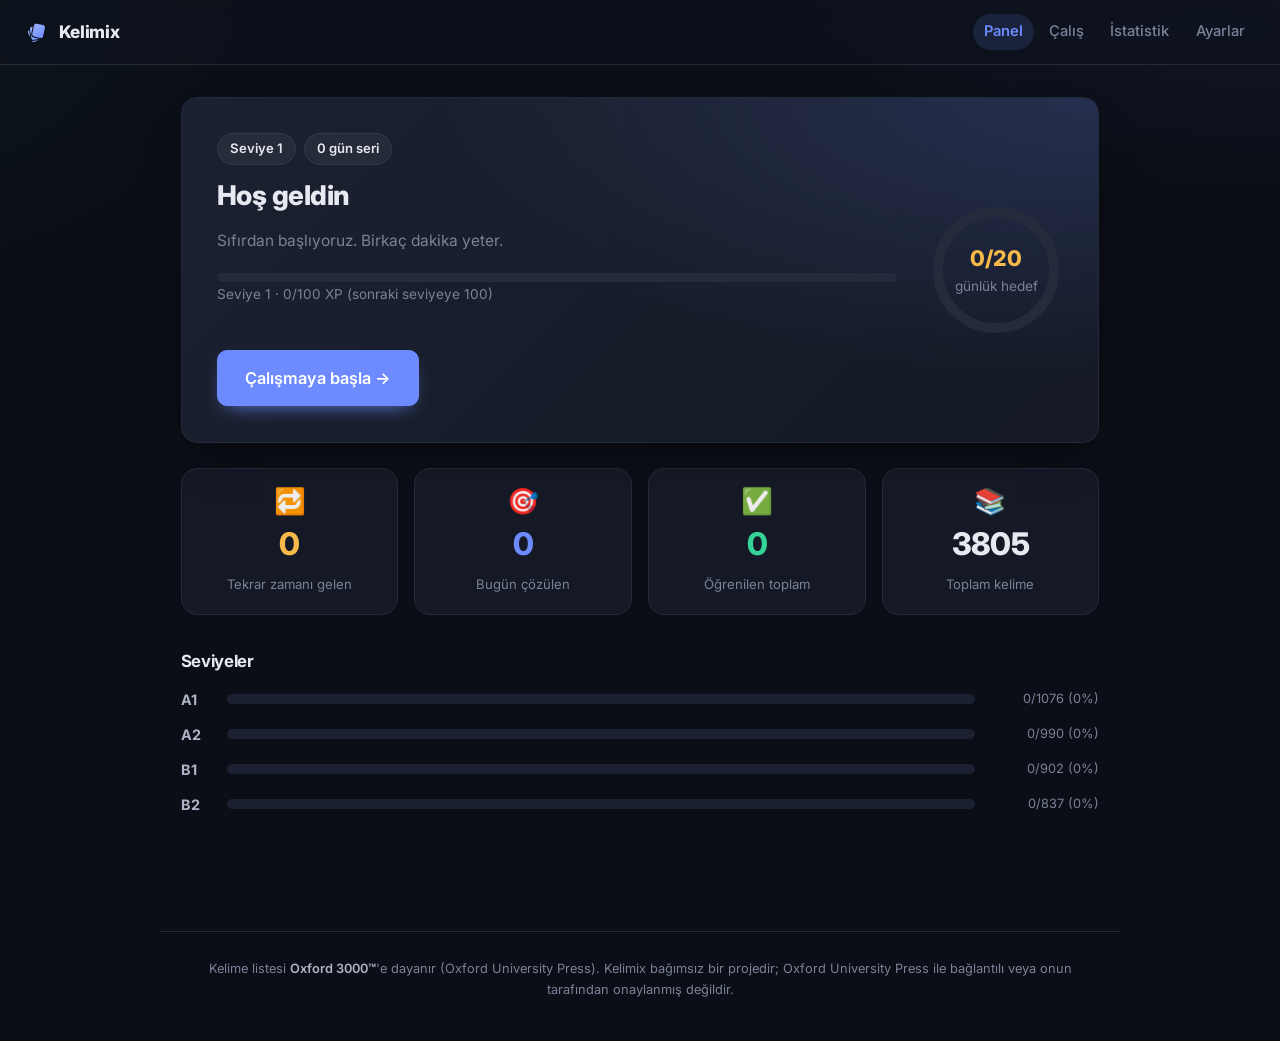
<file: index.html>
<!DOCTYPE html>
<html lang="tr">
<head>
  <meta charset="UTF-8" />
  <meta name="viewport" content="width=device-width, initial-scale=1.0" />
  <meta name="description" content="Oxford 3000 kelimelerini aralıklı tekrar, 6 mod ve Hız Turu ile öğreten ücretsiz İngilizce kelime uygulaması." />
  <link rel="icon" href="/favicon.svg" type="image/svg+xml" />
  <link rel="apple-touch-icon" href="/apple-touch-icon.png" />
  <meta property="og:type" content="website" />
  <meta property="og:site_name" content="Kelimix" />
  <meta property="og:title" content="Kelimix — İngilizce kelimeleri oyunlarla öğren" />
  <meta property="og:description" content="Oxford 3000 kelimelerini aralıklı tekrar, 6 mod ve Hız Turu ile kalıcı biçimde öğren." />
  <meta property="og:url" content="https://kelimix.com/" />
  <meta property="og:image" content="https://kelimix.com/og.png" />
  <meta property="og:image:width" content="1200" />
  <meta property="og:image:height" content="630" />
  <meta property="og:locale" content="tr_TR" />
  <meta name="twitter:card" content="summary_large_image" />
  <meta name="twitter:title" content="Kelimix — İngilizce kelimeleri oyunlarla öğren" />
  <meta name="twitter:description" content="Oxford 3000 kelimelerini oyunlarla öğren." />
  <meta name="twitter:image" content="https://kelimix.com/og.png" />
  <title>Kelimix — Panel</title>
  <link rel="preconnect" href="https://fonts.googleapis.com" />
  <link rel="preconnect" href="https://fonts.gstatic.com" crossorigin />
  <link href="https://fonts.googleapis.com/css2?family=Inter:wght@400;500;600;700;800&display=swap" rel="stylesheet" />
  <link rel="stylesheet" href="css/style.css" />
</head>
<body>
  <header class="topbar">
    <div class="brand">
      <svg class="brand-mark" viewBox="0 0 64 64" aria-hidden="true">
        <defs><linearGradient id="bm" x1="0" y1="0" x2="1" y2="1">
          <stop offset="0" stop-color="#9db3ff" /><stop offset="1" stop-color="#6d8bff" />
        </linearGradient></defs>
        <g fill="url(#bm)" stroke="#0b0e16" stroke-width="2.5">
          <rect x="-15" y="-17.5" width="30" height="35" rx="7" transform="translate(27 38) rotate(-26)" />
          <rect x="-15" y="-17.5" width="30" height="35" rx="7" transform="translate(30 34) rotate(-9)" />
          <rect x="-15" y="-17.5" width="30" height="35" rx="7" transform="translate(36 29) rotate(12)" />
        </g>
      </svg>
      <span>Kelimix</span>
    </div>
    <nav class="nav">
      <a href="index.html" class="active">Panel</a>
      <a href="study.html">Çalış</a>
      <a href="stats.html">İstatistik</a>
      <a href="settings.html">Ayarlar</a>
    </nav>
  </header>

  <main class="container">
    <section class="hero">
      <div class="hero-main">
        <div class="hero-chips">
          <span id="hero-level" class="hero-chip">Seviye 1</span>
          <span id="hero-streak" class="hero-chip">0 gün seri</span>
        </div>
        <h1 id="hero-title">Selam</h1>
        <p id="hero-sub" class="muted">Yükleniyor…</p>
        <div class="hero-xp">
          <div class="hero-xp-bar"><div id="hero-xp-fill" class="hero-xp-fill"></div></div>
          <span id="hero-xp-text" class="muted small"></span>
        </div>
        <a href="study.html" class="btn btn-primary btn-lg">Çalışmaya başla →</a>
      </div>

      <div class="hero-ring" title="Günlük hedef">
        <svg viewBox="0 0 120 120" class="ring-svg">
          <circle class="ring-bg" cx="60" cy="60" r="52"></circle>
          <circle id="ring-fg" class="ring-fg" cx="60" cy="60" r="52"></circle>
        </svg>
        <div class="ring-label">
          <span id="ring-pct">0%</span>
          <span class="muted small">günlük hedef</span>
        </div>
      </div>
    </section>

    <section class="cards">
      <div class="card stat">
        <div class="stat-icon">🔁</div>
        <div class="stat-num" id="due-count">–</div>
        <div class="stat-label">Tekrar zamanı gelen</div>
      </div>
      <div class="card stat">
        <div class="stat-icon">🎯</div>
        <div class="stat-num" id="today-count">–</div>
        <div class="stat-label">Bugün çözülen</div>
      </div>
      <div class="card stat">
        <div class="stat-icon">✅</div>
        <div class="stat-num" id="learned-count">–</div>
        <div class="stat-label">Öğrenilen toplam</div>
      </div>
      <div class="card stat">
        <div class="stat-icon">📚</div>
        <div class="stat-num" id="total-count">–</div>
        <div class="stat-label">Toplam kelime</div>
      </div>
    </section>

    <section class="levels">
      <h2>Seviyeler</h2>
      <div id="level-bars" class="level-bars"></div>
    </section>
  </main>

  <footer class="site-footer">
    Kelime listesi <strong>Oxford 3000™</strong>'e dayanır (Oxford University Press).
    Kelimix bağımsız bir projedir; Oxford University Press ile bağlantılı veya onun tarafından onaylanmış değildir.
  </footer>

  <script src="js/storage.js"></script>
  <script src="js/sm2.js"></script>
  <script src="js/game.js"></script>
  <script src="js/app.js"></script>
  <script>
    document.addEventListener('DOMContentLoaded', () => App.initDashboard());
  </script>
</body>
</html>
</file>
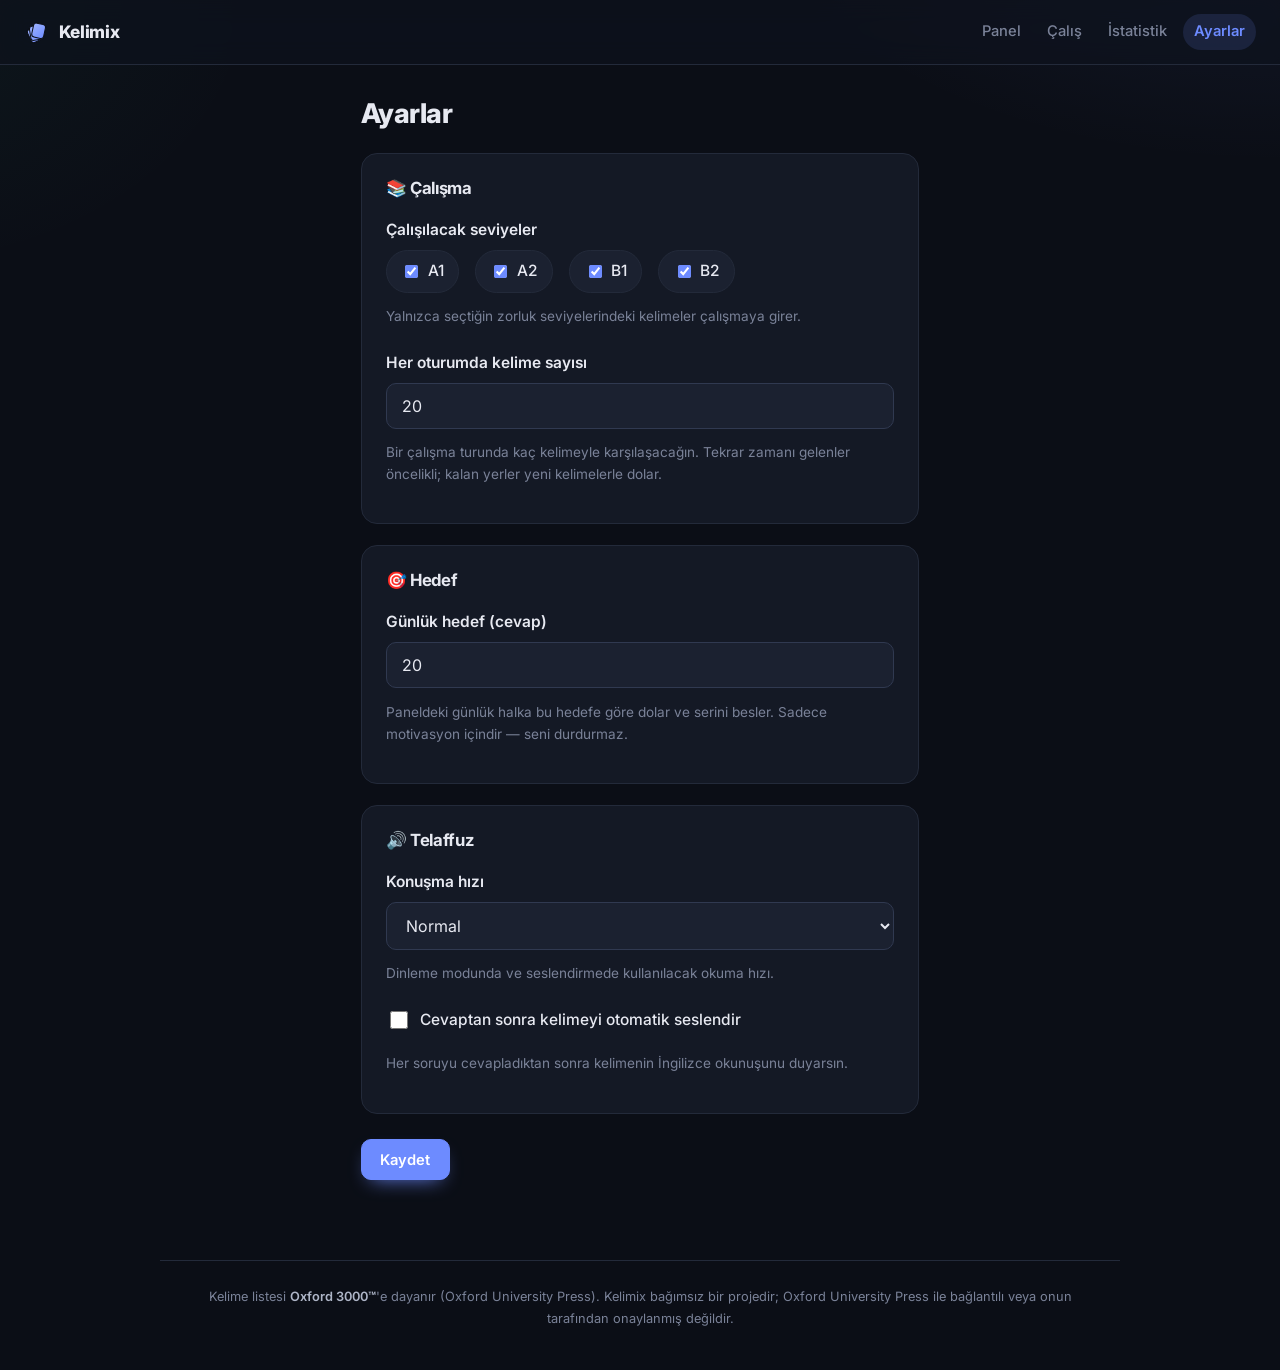
<file: settings.html>
<!DOCTYPE html>
<html lang="tr">
<head>
  <meta charset="UTF-8" />
  <meta name="viewport" content="width=device-width, initial-scale=1.0" />
  <meta name="description" content="Oxford 3000 kelimelerini aralıklı tekrar, 6 mod ve Hız Turu ile öğreten ücretsiz İngilizce kelime uygulaması." />
  <link rel="icon" href="/favicon.svg" type="image/svg+xml" />
  <link rel="apple-touch-icon" href="/apple-touch-icon.png" />
  <meta property="og:type" content="website" />
  <meta property="og:site_name" content="Kelimix" />
  <meta property="og:title" content="Kelimix — İngilizce kelimeleri oyunlarla öğren" />
  <meta property="og:description" content="Oxford 3000 kelimelerini aralıklı tekrar, 6 mod ve Hız Turu ile kalıcı biçimde öğren." />
  <meta property="og:url" content="https://kelimix.com/" />
  <meta property="og:image" content="https://kelimix.com/og.png" />
  <meta property="og:image:width" content="1200" />
  <meta property="og:image:height" content="630" />
  <meta property="og:locale" content="tr_TR" />
  <meta name="twitter:card" content="summary_large_image" />
  <meta name="twitter:title" content="Kelimix — İngilizce kelimeleri oyunlarla öğren" />
  <meta name="twitter:description" content="Oxford 3000 kelimelerini oyunlarla öğren." />
  <meta name="twitter:image" content="https://kelimix.com/og.png" />
  <title>Kelimix — Ayarlar</title>
  <link rel="preconnect" href="https://fonts.googleapis.com" />
  <link rel="preconnect" href="https://fonts.gstatic.com" crossorigin />
  <link href="https://fonts.googleapis.com/css2?family=Inter:wght@400;500;600;700;800&display=swap" rel="stylesheet" />
  <link rel="stylesheet" href="css/style.css" />
</head>
<body>
  <header class="topbar">
    <div class="brand">
      <svg class="brand-mark" viewBox="0 0 64 64" aria-hidden="true">
        <defs><linearGradient id="bm" x1="0" y1="0" x2="1" y2="1">
          <stop offset="0" stop-color="#9db3ff" /><stop offset="1" stop-color="#6d8bff" />
        </linearGradient></defs>
        <g fill="url(#bm)" stroke="#0b0e16" stroke-width="2.5">
          <rect x="-15" y="-17.5" width="30" height="35" rx="7" transform="translate(27 38) rotate(-26)" />
          <rect x="-15" y="-17.5" width="30" height="35" rx="7" transform="translate(30 34) rotate(-9)" />
          <rect x="-15" y="-17.5" width="30" height="35" rx="7" transform="translate(36 29) rotate(12)" />
        </g>
      </svg>
      <span>Kelimix</span>
    </div>
    <nav class="nav">
      <a href="index.html">Panel</a>
      <a href="study.html">Çalış</a>
      <a href="stats.html">İstatistik</a>
      <a href="settings.html" class="active">Ayarlar</a>
    </nav>
  </header>

  <main class="container narrow">
    <h1>Ayarlar</h1>

    <section class="settings-group">
      <h2>📚 Çalışma</h2>

      <div class="form-group">
        <label for="levels">Çalışılacak seviyeler</label>
        <div id="levels" class="checks">
          <label><input type="checkbox" value="A1" /> A1</label>
          <label><input type="checkbox" value="A2" /> A2</label>
          <label><input type="checkbox" value="B1" /> B1</label>
          <label><input type="checkbox" value="B2" /> B2</label>
        </div>
        <p class="muted small">Yalnızca seçtiğin zorluk seviyelerindeki kelimeler çalışmaya girer.</p>
      </div>

      <div class="form-group">
        <label for="session-size">Her oturumda kelime sayısı</label>
        <input id="session-size" type="number" min="5" max="50" />
        <p class="muted small">Bir çalışma turunda kaç kelimeyle karşılaşacağın. Tekrar zamanı gelenler öncelikli; kalan yerler yeni kelimelerle dolar.</p>
      </div>
    </section>

    <section class="settings-group">
      <h2>🎯 Hedef</h2>

      <div class="form-group">
        <label for="daily-goal">Günlük hedef (cevap)</label>
        <input id="daily-goal" type="number" min="5" max="200" />
        <p class="muted small">Paneldeki günlük halka bu hedefe göre dolar ve serini besler. Sadece motivasyon içindir — seni durdurmaz.</p>
      </div>
    </section>

    <section class="settings-group">
      <h2>🔊 Telaffuz</h2>

      <div class="form-group">
        <label for="speech-rate">Konuşma hızı</label>
        <select id="speech-rate">
          <option value="slow">Yavaş</option>
          <option value="normal">Normal</option>
          <option value="fast">Hızlı</option>
        </select>
        <p class="muted small">Dinleme modunda ve seslendirmede kullanılacak okuma hızı.</p>
      </div>

      <div class="form-group">
        <label class="switch-label" for="auto-speak">
          <input id="auto-speak" type="checkbox" />
          Cevaptan sonra kelimeyi otomatik seslendir
        </label>
        <p class="muted small">Her soruyu cevapladıktan sonra kelimenin İngilizce okunuşunu duyarsın.</p>
      </div>
    </section>

    <div class="actions" style="justify-content:flex-start">
      <button id="save-btn" class="btn btn-primary">Kaydet</button>
      <span id="save-msg" class="muted small"></span>
    </div>
  </main>

  <footer class="site-footer">
    Kelime listesi <strong>Oxford 3000™</strong>'e dayanır (Oxford University Press).
    Kelimix bağımsız bir projedir; Oxford University Press ile bağlantılı veya onun tarafından onaylanmış değildir.
  </footer>

  <script src="js/storage.js"></script>
  <script src="js/app.js"></script>
  <script>
    document.addEventListener('DOMContentLoaded', () => App.initSettings());
  </script>
</body>
</html>
</file>
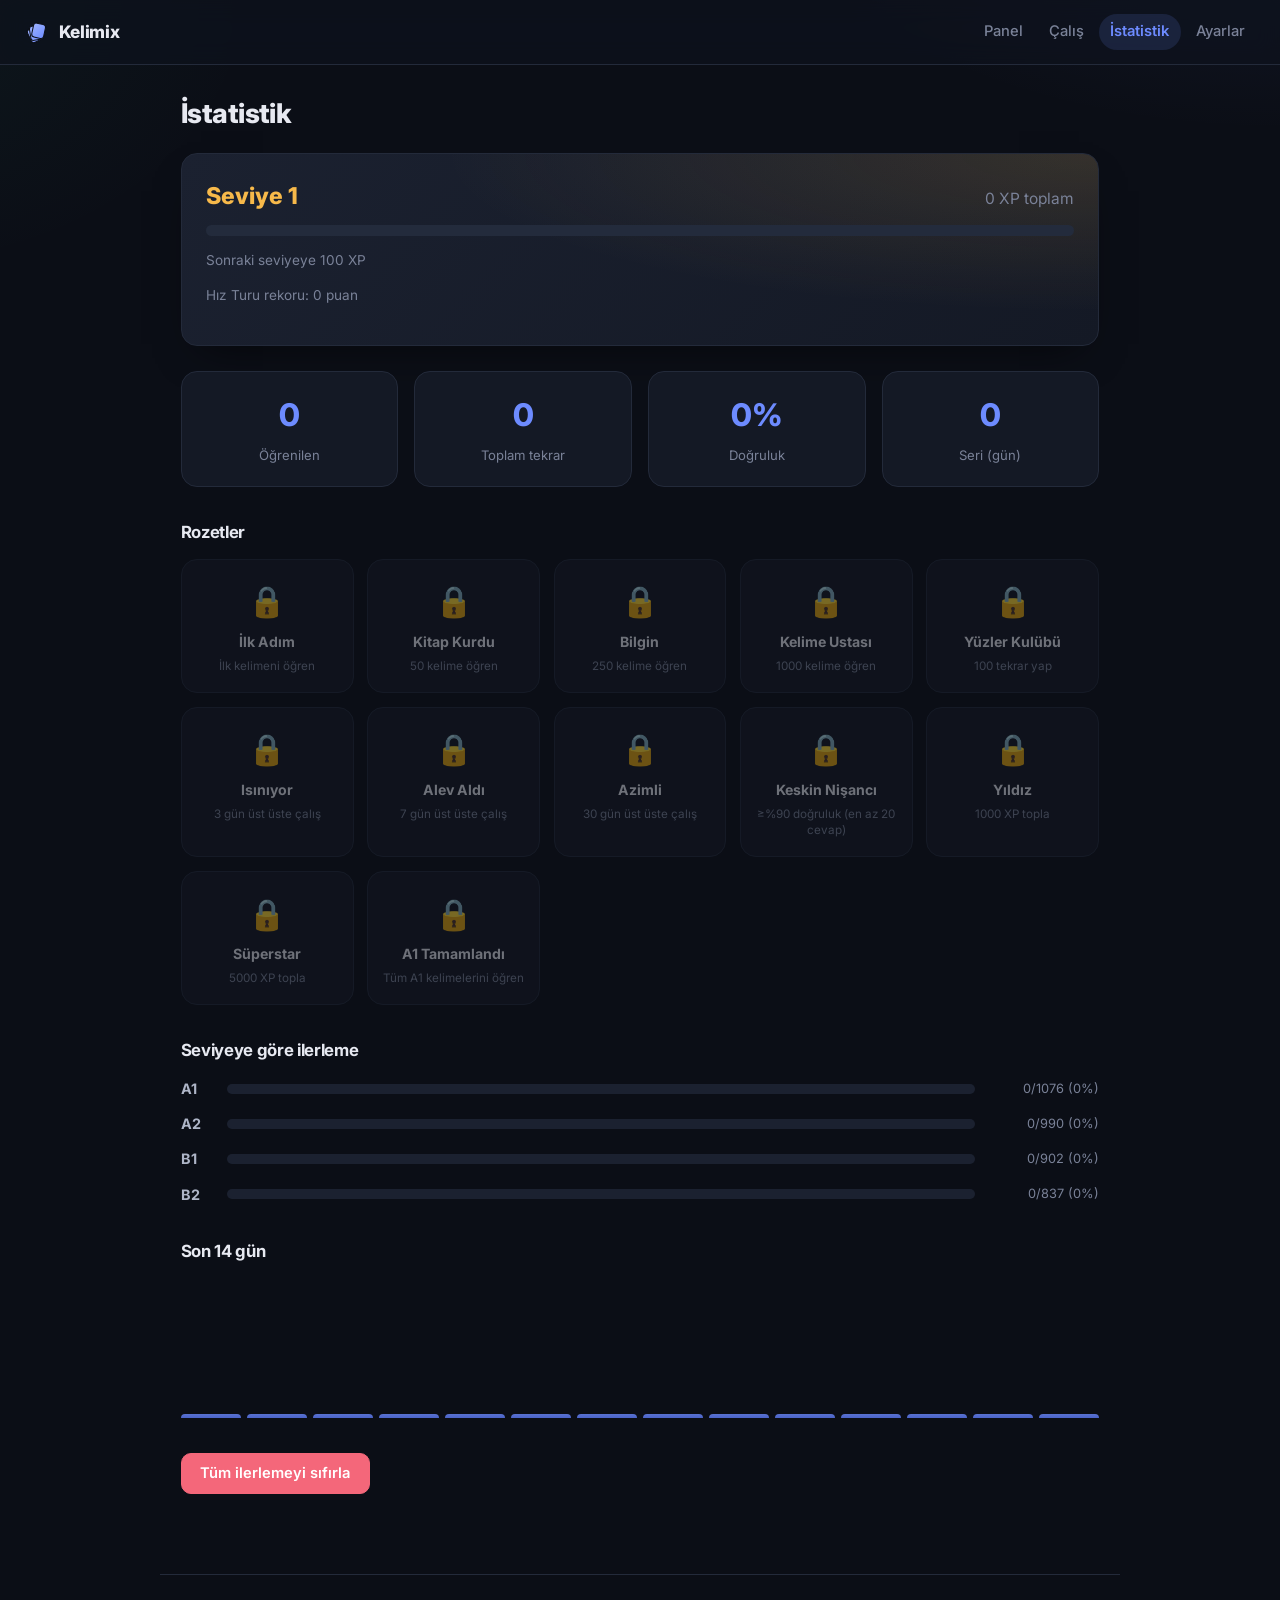
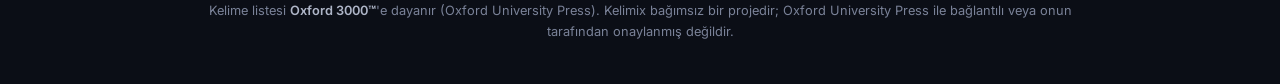
<file: stats.html>
<!DOCTYPE html>
<html lang="tr">
<head>
  <meta charset="UTF-8" />
  <meta name="viewport" content="width=device-width, initial-scale=1.0" />
  <meta name="description" content="Oxford 3000 kelimelerini aralıklı tekrar, 6 mod ve Hız Turu ile öğreten ücretsiz İngilizce kelime uygulaması." />
  <link rel="icon" href="/favicon.svg" type="image/svg+xml" />
  <link rel="apple-touch-icon" href="/apple-touch-icon.png" />
  <meta property="og:type" content="website" />
  <meta property="og:site_name" content="Kelimix" />
  <meta property="og:title" content="Kelimix — İngilizce kelimeleri oyunlarla öğren" />
  <meta property="og:description" content="Oxford 3000 kelimelerini aralıklı tekrar, 6 mod ve Hız Turu ile kalıcı biçimde öğren." />
  <meta property="og:url" content="https://kelimix.com/" />
  <meta property="og:image" content="https://kelimix.com/og.png" />
  <meta property="og:image:width" content="1200" />
  <meta property="og:image:height" content="630" />
  <meta property="og:locale" content="tr_TR" />
  <meta name="twitter:card" content="summary_large_image" />
  <meta name="twitter:title" content="Kelimix — İngilizce kelimeleri oyunlarla öğren" />
  <meta name="twitter:description" content="Oxford 3000 kelimelerini oyunlarla öğren." />
  <meta name="twitter:image" content="https://kelimix.com/og.png" />
  <title>Kelimix — İstatistik</title>
  <link rel="preconnect" href="https://fonts.googleapis.com" />
  <link rel="preconnect" href="https://fonts.gstatic.com" crossorigin />
  <link href="https://fonts.googleapis.com/css2?family=Inter:wght@400;500;600;700;800&display=swap" rel="stylesheet" />
  <link rel="stylesheet" href="css/style.css" />
</head>
<body>
  <header class="topbar">
    <div class="brand">
      <svg class="brand-mark" viewBox="0 0 64 64" aria-hidden="true">
        <defs><linearGradient id="bm" x1="0" y1="0" x2="1" y2="1">
          <stop offset="0" stop-color="#9db3ff" /><stop offset="1" stop-color="#6d8bff" />
        </linearGradient></defs>
        <g fill="url(#bm)" stroke="#0b0e16" stroke-width="2.5">
          <rect x="-15" y="-17.5" width="30" height="35" rx="7" transform="translate(27 38) rotate(-26)" />
          <rect x="-15" y="-17.5" width="30" height="35" rx="7" transform="translate(30 34) rotate(-9)" />
          <rect x="-15" y="-17.5" width="30" height="35" rx="7" transform="translate(36 29) rotate(12)" />
        </g>
      </svg>
      <span>Kelimix</span>
    </div>
    <nav class="nav">
      <a href="index.html">Panel</a>
      <a href="study.html">Çalış</a>
      <a href="stats.html" class="active">İstatistik</a>
      <a href="settings.html">Ayarlar</a>
    </nav>
  </header>

  <main class="container">
    <h1>İstatistik</h1>

    <section class="xp-hero">
      <div class="xp-hero-top">
        <span id="xp-level" class="xp-level">Seviye 1</span>
        <span id="xp-total" class="muted">0 XP toplam</span>
      </div>
      <div class="xp-bar"><div id="xp-fill" class="xp-fill"></div></div>
      <p id="xp-next" class="muted small">Sonraki seviyeye 100 XP</p>
      <p id="best-score" class="muted small"></p>
    </section>

    <section class="cards">
      <div class="card stat"><div class="stat-num" id="s-learned">–</div><div class="stat-label">Öğrenilen</div></div>
      <div class="card stat"><div class="stat-num" id="s-reviews">–</div><div class="stat-label">Toplam tekrar</div></div>
      <div class="card stat"><div class="stat-num" id="s-accuracy">–</div><div class="stat-label">Doğruluk</div></div>
      <div class="card stat"><div class="stat-num" id="s-streak">–</div><div class="stat-label">Seri (gün)</div></div>
    </section>

    <section class="levels">
      <h2>Rozetler</h2>
      <div id="badge-grid" class="badge-grid"></div>
    </section>

    <section class="levels">
      <h2>Seviyeye göre ilerleme</h2>
      <div id="level-bars" class="level-bars"></div>
    </section>

    <section class="levels">
      <h2>Son 14 gün</h2>
      <div id="history-chart" class="history-chart"></div>
    </section>

    <section style="margin-top:2rem">
      <button id="reset-btn" class="btn btn-danger">Tüm ilerlemeyi sıfırla</button>
    </section>
  </main>

  <footer class="site-footer">
    Kelime listesi <strong>Oxford 3000™</strong>'e dayanır (Oxford University Press).
    Kelimix bağımsız bir projedir; Oxford University Press ile bağlantılı veya onun tarafından onaylanmış değildir.
  </footer>

  <script src="js/storage.js"></script>
  <script src="js/sm2.js"></script>
  <script src="js/game.js"></script>
  <script src="js/app.js"></script>
  <script>
    document.addEventListener('DOMContentLoaded', () => App.initStats());
  </script>
</body>
</html>
</file>
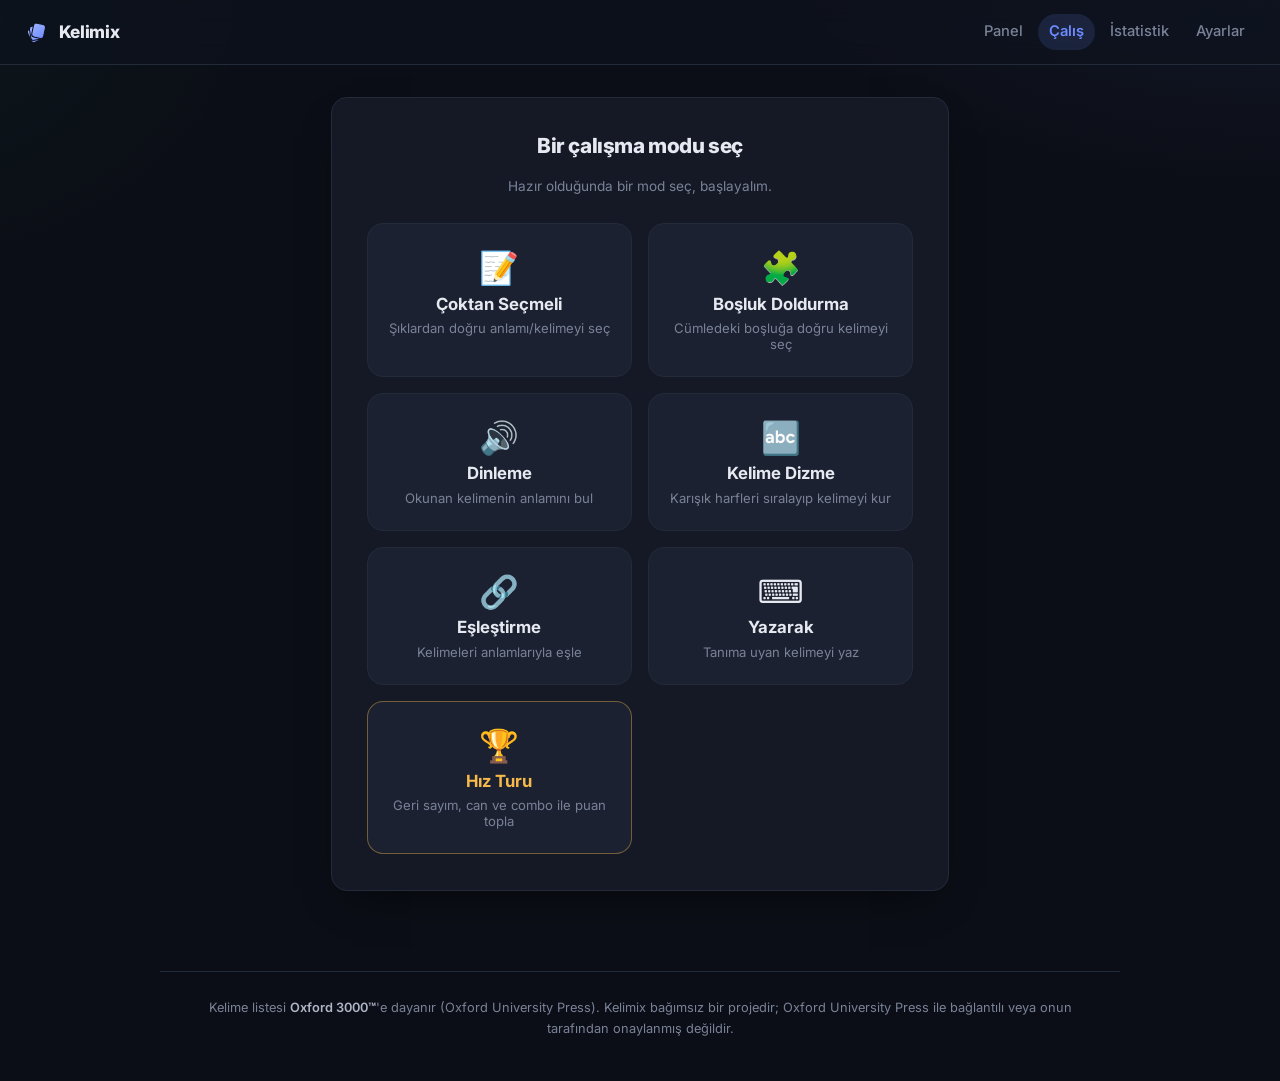
<file: study.html>
<!DOCTYPE html>
<html lang="tr">
<head>
  <meta charset="UTF-8" />
  <meta name="viewport" content="width=device-width, initial-scale=1.0" />
  <meta name="description" content="Oxford 3000 kelimelerini aralıklı tekrar, 6 mod ve Hız Turu ile öğreten ücretsiz İngilizce kelime uygulaması." />
  <link rel="icon" href="/favicon.svg" type="image/svg+xml" />
  <link rel="apple-touch-icon" href="/apple-touch-icon.png" />
  <meta property="og:type" content="website" />
  <meta property="og:site_name" content="Kelimix" />
  <meta property="og:title" content="Kelimix — İngilizce kelimeleri oyunlarla öğren" />
  <meta property="og:description" content="Oxford 3000 kelimelerini aralıklı tekrar, 6 mod ve Hız Turu ile kalıcı biçimde öğren." />
  <meta property="og:url" content="https://kelimix.com/" />
  <meta property="og:image" content="https://kelimix.com/og.png" />
  <meta property="og:image:width" content="1200" />
  <meta property="og:image:height" content="630" />
  <meta property="og:locale" content="tr_TR" />
  <meta name="twitter:card" content="summary_large_image" />
  <meta name="twitter:title" content="Kelimix — İngilizce kelimeleri oyunlarla öğren" />
  <meta name="twitter:description" content="Oxford 3000 kelimelerini oyunlarla öğren." />
  <meta name="twitter:image" content="https://kelimix.com/og.png" />
  <title>Kelimix — Çalış</title>
  <link rel="preconnect" href="https://fonts.googleapis.com" />
  <link rel="preconnect" href="https://fonts.gstatic.com" crossorigin />
  <link href="https://fonts.googleapis.com/css2?family=Inter:wght@400;500;600;700;800&display=swap" rel="stylesheet" />
  <link rel="stylesheet" href="css/style.css" />
</head>
<body>
  <header class="topbar">
    <div class="brand">
      <svg class="brand-mark" viewBox="0 0 64 64" aria-hidden="true">
        <defs><linearGradient id="bm" x1="0" y1="0" x2="1" y2="1">
          <stop offset="0" stop-color="#9db3ff" /><stop offset="1" stop-color="#6d8bff" />
        </linearGradient></defs>
        <g fill="url(#bm)" stroke="#0b0e16" stroke-width="2.5">
          <rect x="-15" y="-17.5" width="30" height="35" rx="7" transform="translate(27 38) rotate(-26)" />
          <rect x="-15" y="-17.5" width="30" height="35" rx="7" transform="translate(30 34) rotate(-9)" />
          <rect x="-15" y="-17.5" width="30" height="35" rx="7" transform="translate(36 29) rotate(12)" />
        </g>
      </svg>
      <span>Kelimix</span>
    </div>
    <nav class="nav">
      <a href="index.html">Panel</a>
      <a href="study.html" class="active">Çalış</a>
      <a href="stats.html">İstatistik</a>
      <a href="settings.html">Ayarlar</a>
    </nav>
  </header>

  <main class="container study">
    <!-- Mod seçimi -->
    <section id="mode-picker" class="panel">
      <h2 style="margin-top:0">Bir çalışma modu seç</h2>
      <p class="muted small" id="mode-hint">Yükleniyor…</p>
      <div class="mode-grid">
        <button class="mode-card" data-mode="mcq">
          <span class="mode-icon">📝</span>
          <span class="mode-name">Çoktan Seçmeli</span>
          <span class="mode-desc">Şıklardan doğru anlamı/kelimeyi seç</span>
        </button>
        <button class="mode-card" data-mode="fill">
          <span class="mode-icon">🧩</span>
          <span class="mode-name">Boşluk Doldurma</span>
          <span class="mode-desc">Cümledeki boşluğa doğru kelimeyi seç</span>
        </button>
        <button class="mode-card" data-mode="listen">
          <span class="mode-icon">🔊</span>
          <span class="mode-name">Dinleme</span>
          <span class="mode-desc">Okunan kelimenin anlamını bul</span>
        </button>
        <button class="mode-card" data-mode="scramble">
          <span class="mode-icon">🔤</span>
          <span class="mode-name">Kelime Dizme</span>
          <span class="mode-desc">Karışık harfleri sıralayıp kelimeyi kur</span>
        </button>
        <button class="mode-card" data-mode="match">
          <span class="mode-icon">🔗</span>
          <span class="mode-name">Eşleştirme</span>
          <span class="mode-desc">Kelimeleri anlamlarıyla eşle</span>
        </button>
        <button class="mode-card" data-mode="type">
          <span class="mode-icon">⌨️</span>
          <span class="mode-name">Yazarak</span>
          <span class="mode-desc">Tanıma uyan kelimeyi yaz</span>
        </button>
        <button class="mode-card mode-card-game" data-mode="timed">
          <span class="mode-icon">🏆</span>
          <span class="mode-name">Hız Turu</span>
          <span class="mode-desc">Geri sayım, can ve combo ile puan topla</span>
        </button>
      </div>
    </section>

    <!-- Aktif oturum (kart bazlı modlar) -->
    <div id="session-wrap" class="hidden">
      <div class="progress-wrap">
        <div class="session-top">
          <button id="exit-btn" class="exit-btn">✕ Çıkış</button>
          <span id="xp-tag" class="xp-tag">+0 XP</span>
        </div>
        <div class="progress-bar"><div id="session-progress" class="progress-fill"></div></div>
        <div id="session-meta" class="muted small">0 / 0</div>
      </div>

      <div id="goal-banner" class="goal-banner hidden"></div>

      <!-- Hız Turu HUD'u -->
      <div id="game-hud" class="game-hud hidden">
        <div class="hud-row">
          <span id="hud-hearts" class="hud-hearts"></span>
          <span id="hud-combo" class="hud-combo"></span>
          <span id="hud-score" class="hud-score">0</span>
        </div>
        <div class="hud-timer"><div id="hud-timer-bar" class="hud-timer-bar"></div></div>
      </div>

      <!-- Tek soru (mcq / type / listen) -->
      <section id="quiz" class="panel hidden">
        <div class="badge" id="q-level">A1</div>
        <button id="q-audio" class="btn btn-ghost audio-btn hidden">🔊 Tekrar dinle</button>
        <p id="q-prompt" class="q-prompt"></p>
        <div id="q-options" class="options"></div>
        <input id="q-input" class="q-input hidden" type="text" placeholder="Cevabı yaz…" autocomplete="off" autocapitalize="off" spellcheck="false" />
        <button id="q-submit" class="btn btn-primary hidden">Kontrol et</button>
        <div id="q-feedback" class="feedback hidden"></div>
        <button id="q-next" class="btn btn-primary btn-next hidden">Devam →</button>
      </section>

      <!-- Eşleştirme (sürükle-bağla) -->
      <section id="match" class="panel hidden">
        <p class="q-prompt">Kelimeleri anlamlarına sürükleyerek bağla</p>
        <div id="match-area" class="match-area">
          <svg id="match-lines" class="match-lines"></svg>
          <div class="match-grid">
            <div id="match-left" class="match-col"></div>
            <div id="match-right" class="match-col"></div>
          </div>
        </div>
        <div id="match-feedback" class="feedback hidden"></div>
        <button id="match-next" class="btn btn-primary btn-next hidden">Devam →</button>
      </section>
    </div>

    <!-- Bitti -->
    <section id="done" class="panel hidden">
      <h2 id="done-title">Oturum tamam 👏</h2>
      <p id="done-summary" class="muted"></p>
      <div id="done-xp" class="done-xp"></div>
      <div id="done-badges" class="badge-row"></div>
      <div class="actions">
        <button id="again-btn" class="btn btn-ghost">Yeni oturum</button>
        <a href="index.html" class="btn btn-primary">Panele dön</a>
      </div>
    </section>

    <!-- Hız Turu sonu -->
    <section id="gameover" class="panel hidden">
      <h2>Oyun bitti</h2>
      <div id="go-score" class="done-xp"></div>
      <p id="go-best" class="muted"></p>
      <div class="actions">
        <button id="go-again" class="btn btn-ghost">Tekrar oyna</button>
        <a href="index.html" class="btn btn-primary">Panele dön</a>
      </div>
    </section>

    <section id="empty" class="panel hidden">
      <h2>Şimdilik bu kadar 👍</h2>
      <p class="muted">Tekrar zamanı gelen kelime yok. Yeni kelime limitini Ayarlar'dan artırabilirsin.</p>
      <a href="index.html" class="btn btn-primary">Panele dön</a>
    </section>
  </main>

  <footer class="site-footer">
    Kelime listesi <strong>Oxford 3000™</strong>'e dayanır (Oxford University Press).
    Kelimix bağımsız bir projedir; Oxford University Press ile bağlantılı veya onun tarafından onaylanmış değildir.
  </footer>

  <script src="js/storage.js"></script>
  <script src="js/sm2.js"></script>
  <script src="js/quiz.js"></script>
  <script src="js/game.js"></script>
  <script src="js/app.js"></script>
  <script>
    document.addEventListener('DOMContentLoaded', () => App.initStudy());
  </script>
</body>
</html>
</file>
<file: css/style.css>
/* =========================================================================
   Oxford Learner — Tasarım sistemi (rafine koyu, modern minimal)
   ========================================================================= */
:root {
  /* Zemin & yüzeyler */
  --bg: #0b0e16;
  --bg-soft: #0f131d;
  --surface: #141925;
  --surface-2: #1b2130;
  --surface-3: #232b3c;

  /* Çizgiler */
  --border: #232a3a;
  --border-strong: #303950;

  /* Metin */
  --text: #e7e9f1;
  --text-dim: #aeb5c7;
  --muted: #7a8298;

  /* Vurgu (tek ana renk) */
  --primary: #6d8bff;
  --primary-strong: #5a78f5;
  --primary-soft: rgba(109, 139, 255, .14);

  /* Semantik */
  --green: #34d39a;
  --green-soft: rgba(52, 211, 154, .13);
  --red: #f4677a;
  --red-soft: rgba(244, 103, 122, .13);
  --amber: #f7b94a;
  --amber-soft: rgba(247, 185, 74, .13);

  /* Şekil */
  --radius: 16px;
  --radius-sm: 10px;
  --radius-pill: 999px;

  /* Gölge */
  --shadow: 0 18px 40px -20px rgba(0, 0, 0, .65);
  --shadow-sm: 0 6px 18px -10px rgba(0, 0, 0, .5);

  /* Tipografi */
  --font: 'Inter', system-ui, -apple-system, "Segoe UI", Roboto, Helvetica, Arial, sans-serif;
}

/* ---- Reset & temel ---- */
* { box-sizing: border-box; }
html, body { margin: 0; padding: 0; }
html { -webkit-text-size-adjust: 100%; }
body {
  background:
    radial-gradient(900px 500px at 100% -10%, rgba(109, 139, 255, .10), transparent 60%),
    radial-gradient(700px 500px at -10% 0%, rgba(52, 211, 154, .05), transparent 55%),
    var(--bg);
  color: var(--text);
  font-family: var(--font);
  font-size: 15.5px;
  line-height: 1.6;
  -webkit-font-smoothing: antialiased;
  text-rendering: optimizeLegibility;
  min-height: 100vh;
}
h1, h2, h3 { letter-spacing: -.02em; line-height: 1.25; }
a { color: inherit; }
::selection { background: var(--primary-soft); }
:focus-visible { outline: none; box-shadow: 0 0 0 3px var(--primary-soft); border-radius: 8px; }

/* ---- Yardımcılar ---- */
.muted { color: var(--muted); }
.small { font-size: .85rem; }
.hidden { display: none !important; }

/* =========================================================================
   Üst bar / navigasyon
   ========================================================================= */
.topbar {
  display: flex; align-items: center; justify-content: space-between;
  padding: .85rem 1.5rem;
  background: rgba(15, 19, 29, .72);
  backdrop-filter: saturate(140%) blur(12px);
  -webkit-backdrop-filter: saturate(140%) blur(12px);
  border-bottom: 1px solid var(--border);
  position: sticky; top: 0; z-index: 20;
}
.brand { font-weight: 800; font-size: 1.08rem; letter-spacing: -.02em; }
.nav { display: flex; align-items: center; }
.nav a {
  color: var(--muted); text-decoration: none; font-size: .92rem; font-weight: 500;
  padding: .4rem .7rem; border-radius: var(--radius-pill); margin-left: .25rem;
  transition: color .15s, background .15s;
}
.nav a:hover { color: var(--text); background: var(--surface-2); }
.nav a.active { color: var(--primary); background: var(--primary-soft); font-weight: 600; }

/* =========================================================================
   Düzen
   ========================================================================= */
.container { max-width: 960px; margin: 0 auto; padding: 2rem 1.3rem 5rem; }
.container.narrow { max-width: 600px; }
.container > h1 { font-size: 1.7rem; font-weight: 800; margin: 0 0 1.4rem; }
.container > h1 + .muted { margin-top: -1rem; }

/* =========================================================================
   Butonlar
   ========================================================================= */
.btn {
  display: inline-flex; align-items: center; justify-content: center; gap: .4rem;
  cursor: pointer; border: 1px solid transparent; border-radius: var(--radius-sm);
  padding: .65rem 1.15rem; font-family: inherit; font-size: .92rem; font-weight: 600;
  background: var(--surface-2); color: var(--text); text-decoration: none;
  transition: transform .06s ease, background .15s, border-color .15s, box-shadow .15s;
}
.btn:hover { background: var(--surface-3); }
.btn:active { transform: translateY(1px); }
.btn-primary {
  background: var(--primary); color: #fff; border-color: var(--primary);
  box-shadow: 0 8px 20px -10px var(--primary);
}
.btn-primary:hover { background: var(--primary-strong); border-color: var(--primary-strong); }
.btn-lg { padding: .9rem 1.7rem; font-size: 1.02rem; margin-top: 1.3rem; }
.btn-ghost { background: transparent; border-color: var(--border-strong); color: var(--text-dim); }
.btn-ghost:hover { background: var(--surface-2); color: var(--text); }
.btn-danger { background: var(--red); color: #fff; border-color: var(--red); }
.btn-danger:hover { filter: brightness(1.05); }

/* =========================================================================
   Kartlar / istatistik kutuları
   ========================================================================= */
.cards { display: grid; grid-template-columns: repeat(4, 1fr); gap: 1rem; margin-bottom: 2.2rem; }
.card {
  background: var(--surface); border: 1px solid var(--border);
  border-radius: var(--radius); padding: 1.2rem;
}
.stat { text-align: center; transition: transform .14s ease, border-color .15s, box-shadow .15s; }
.stat:hover { transform: translateY(-3px); border-color: var(--border-strong); box-shadow: var(--shadow-sm); }
.stat-icon { font-size: 1.6rem; line-height: 1; margin-bottom: .4rem; opacity: .95; }
.stat-num { font-size: 1.95rem; font-weight: 800; color: var(--primary); letter-spacing: -.02em; }
.stat-label { color: var(--muted); font-size: .82rem; margin-top: .25rem; }
#due-count { color: var(--amber); }
#today-count { color: var(--primary); }
#learned-count { color: var(--green); }
#total-count { color: var(--text); }

/* =========================================================================
   Hero (panel üstü)
   ========================================================================= */
.hero {
  position: relative; overflow: hidden;
  background:
    radial-gradient(130% 150% at 100% 0%, rgba(109, 139, 255, .18), transparent 55%),
    linear-gradient(135deg, var(--surface-2), var(--surface));
  border: 1px solid var(--border);
  border-radius: var(--radius);
  padding: 2.2rem; margin-bottom: 1.6rem;
  box-shadow: var(--shadow);
  display: flex; align-items: center; gap: 2rem; flex-wrap: wrap;
}
.hero-main { flex: 1; min-width: 240px; }
.hero h1 { margin: 0 0 .45rem; font-size: 1.7rem; font-weight: 800; }
.hero-chips { display: flex; gap: .5rem; margin-bottom: .9rem; }
.hero-chip {
  background: rgba(255, 255, 255, .05); border: 1px solid var(--border-strong);
  padding: .28rem .75rem; border-radius: var(--radius-pill);
  font-size: .82rem; font-weight: 600;
}

/* XP ilerleme çubuğu */
.hero-xp { margin: 1.2rem 0 1.4rem; }
.hero-xp-bar { height: 9px; background: var(--surface-3); border-radius: var(--radius-pill); overflow: hidden; }
.hero-xp-fill {
  height: 100%; width: 0; border-radius: var(--radius-pill);
  background: linear-gradient(90deg, var(--primary), #9db3ff);
  transition: width .6s ease;
}
.hero-xp-text { display: block; margin-top: .45rem; }

/* Günlük hedef halkası */
.hero-ring { position: relative; width: 134px; height: 134px; flex: none; }
.ring-svg { width: 100%; height: 100%; transform: rotate(-90deg); }
.ring-bg { fill: none; stroke: var(--surface-3); stroke-width: 9; }
.ring-fg {
  fill: none; stroke: var(--amber); stroke-width: 9; stroke-linecap: round;
  transition: stroke-dashoffset .7s ease;
}
.ring-label {
  position: absolute; inset: 0; display: flex; flex-direction: column;
  align-items: center; justify-content: center; gap: .05rem;
}
#ring-pct { font-size: 1.35rem; font-weight: 800; color: var(--amber); }

/* =========================================================================
   Seviye çubukları (dashboard + stats)
   ========================================================================= */
.levels { margin-bottom: 2.2rem; }
.levels h2 { font-size: 1.05rem; font-weight: 700; margin: 0 0 1rem; }
.level-bars { display: flex; flex-direction: column; gap: .75rem; }
.level-row { display: flex; align-items: center; gap: .9rem; }
.level-tag { width: 32px; font-weight: 700; color: var(--text-dim); font-size: .9rem; }
.level-track { flex: 1; height: 10px; background: var(--surface-2); border-radius: var(--radius-pill); overflow: hidden; }
.level-fill { height: 100%; background: linear-gradient(90deg, var(--primary), #9db3ff); border-radius: var(--radius-pill); transition: width .5s ease; }
.level-val { width: 110px; text-align: right; color: var(--muted); font-size: .8rem; }

/* Geçmiş grafiği */
.history-chart { display: flex; align-items: flex-end; gap: 6px; height: 140px; }
.hist-bar { flex: 1; background: linear-gradient(180deg, var(--primary), var(--primary-strong)); border-radius: 5px 5px 0 0; min-height: 4px; opacity: .8; transition: opacity .15s; }
.hist-bar:hover { opacity: 1; }

/* =========================================================================
   Panel (çalışma & sonuç ekranları)
   ========================================================================= */
.panel {
  background: var(--surface); border: 1px solid var(--border);
  border-radius: var(--radius); padding: 2.2rem; box-shadow: var(--shadow);
  text-align: center;
}
.panel h2 { font-size: 1.3rem; font-weight: 800; }
.badge {
  display: inline-block; background: var(--primary-soft); color: var(--primary);
  padding: .2rem .7rem; border-radius: var(--radius-pill); font-size: .76rem;
  font-weight: 700; letter-spacing: .02em; margin-bottom: 1.1rem;
}

/* Kelime kartı tipografisi */
.word { font-size: 2.5rem; font-weight: 800; letter-spacing: -.02em; }
.phon { color: var(--muted); font-size: 1.1rem; margin: .25rem 0; }
.pos { color: var(--amber); font-style: italic; margin-bottom: 1rem; }

.actions { margin-top: 1.6rem; display: flex; gap: .7rem; justify-content: center; flex-wrap: wrap; }

/* =========================================================================
   Çalışma: mod seçimi
   ========================================================================= */
.mode-grid { display: grid; grid-template-columns: repeat(2, 1fr); gap: 1rem; margin-top: 1.6rem; }
.mode-card {
  display: flex; flex-direction: column; align-items: center; gap: .4rem;
  background: var(--surface-2); border: 1px solid var(--border); color: var(--text);
  border-radius: var(--radius); padding: 1.5rem 1rem; cursor: pointer; font-family: inherit;
  transition: transform .1s ease, border-color .15s, background .15s, box-shadow .15s;
}
.mode-card:hover {
  border-color: var(--primary); background: var(--surface-3);
  transform: translateY(-3px); box-shadow: var(--shadow-sm);
}
.mode-icon { font-size: 2rem; }
.mode-name { font-weight: 700; font-size: 1.05rem; }
.mode-desc { color: var(--muted); font-size: .82rem; text-align: center; }

/* =========================================================================
   Çalışma: oturum üst bilgisi + ilerleme
   ========================================================================= */
.study { max-width: 660px; }
.progress-wrap { margin-bottom: 1.4rem; }
.session-top { display: flex; justify-content: space-between; align-items: center; margin-bottom: .55rem; }
.xp-tag { color: var(--amber); font-weight: 700; font-size: .9rem; }
.exit-btn {
  background: transparent; border: 1px solid var(--border-strong); color: var(--muted);
  padding: .35rem .8rem; border-radius: var(--radius-pill); font-family: inherit;
  font-size: .82rem; font-weight: 600; cursor: pointer; transition: color .15s, border-color .15s;
}
.exit-btn:hover { color: var(--red); border-color: var(--red); }
.progress-bar { height: 8px; background: var(--surface-2); border-radius: var(--radius-pill); overflow: hidden; }
.progress-fill { height: 100%; width: 0; background: linear-gradient(90deg, var(--green), #6ee7b7); transition: width .35s ease; }
#session-meta { margin-top: .45rem; text-align: right; }

.goal-banner {
  background: var(--green-soft); border: 1px solid var(--green); color: var(--text);
  padding: .75rem 1rem; border-radius: var(--radius-sm); margin-bottom: 1rem;
  text-align: center; font-weight: 600; font-size: .9rem; cursor: pointer;
  animation: bannerIn .3s ease;
}
@keyframes bannerIn { from { opacity: 0; transform: translateY(-8px); } to { opacity: 1; transform: translateY(0); } }
.audio-btn { margin-bottom: 1.1rem; }

/* =========================================================================
   Çalışma: çoktan seçmeli & yazarak
   ========================================================================= */
.q-prompt { font-size: 1.25rem; font-weight: 600; margin-bottom: 1.5rem; white-space: pre-line; }
.options { display: grid; gap: .65rem; }
.option {
  display: flex; align-items: center; gap: .1rem;
  background: var(--surface-2); border: 1px solid var(--border); color: var(--text);
  padding: .9rem 1rem; border-radius: var(--radius-sm); cursor: pointer; text-align: left;
  font-family: inherit; font-size: .96rem; transition: background .15s, border-color .15s, transform .06s;
}
.option:hover { background: var(--surface-3); border-color: var(--primary); }
.option:active { transform: translateY(1px); }
.option.correct { background: var(--green-soft); border-color: var(--green); }
.option.wrong { background: var(--red-soft); border-color: var(--red); }
.option:disabled { cursor: default; }
.opt-num {
  display: inline-flex; align-items: center; justify-content: center;
  width: 1.55rem; height: 1.55rem; margin-right: .65rem; flex: none;
  background: var(--surface); border: 1px solid var(--border-strong); border-radius: 7px;
  font-size: .78rem; font-weight: 700; color: var(--muted);
}
.option.correct .opt-num { border-color: var(--green); color: var(--green); }
.option.wrong .opt-num { border-color: var(--red); color: var(--red); }

.q-input {
  width: 100%; padding: .9rem 1rem; border-radius: var(--radius-sm);
  border: 1px solid var(--border-strong); background: var(--surface-2); color: var(--text);
  font-family: inherit; font-size: 1rem; margin-bottom: 1rem;
}
.q-input:focus { outline: none; border-color: var(--primary); box-shadow: 0 0 0 3px var(--primary-soft); }

/* Kelime dizme (harf taşları) */
.scramble-slots {
  display: flex; flex-wrap: wrap; gap: .4rem; justify-content: center;
  min-height: 3.2rem; margin-bottom: 1.4rem;
}
.scramble-slot {
  width: 2.7rem; height: 3rem; border: 2px dashed var(--border-strong); border-radius: 10px;
  display: flex; align-items: center; justify-content: center;
  font-size: 1.35rem; font-weight: 800;
}
.scramble-slot.filled {
  border-style: solid; border-color: var(--primary); background: var(--surface-2);
  cursor: pointer;
}
.scramble-pool { display: flex; flex-wrap: wrap; gap: .5rem; justify-content: center; }
.scramble-tile {
  width: 2.9rem; height: 3.1rem; border: 1px solid var(--border-strong); border-radius: 10px;
  background: var(--surface-2); color: var(--text); font-family: inherit;
  font-size: 1.35rem; font-weight: 800; cursor: pointer;
  transition: transform .08s, background .15s, opacity .15s;
}
.scramble-tile:hover { background: var(--surface-3); }
.scramble-tile:active { transform: translateY(1px); }
.scramble-tile.used { opacity: .2; pointer-events: none; }

.feedback { margin-top: 1.3rem; padding: 1.1rem; border-radius: var(--radius-sm); text-align: left; }
.feedback.ok { background: var(--green-soft); border: 1px solid var(--green); }
.feedback.no { background: var(--red-soft); border: 1px solid var(--red); }
.feedback .ai { margin-top: .7rem; line-height: 1.75; }
.feedback .ai .example,
.feedback .example { color: var(--muted); font-style: italic; }
.ai-word { display: flex; align-items: center; gap: .55rem; flex-wrap: wrap; margin-bottom: .35rem; }
.ai-word > strong { font-size: 1.08rem; }

/* Okunuş dinleme butonu */
.speak-btn {
  display: inline-flex; align-items: center; justify-content: center;
  width: 2rem; height: 2rem; padding: 0; flex: none;
  border: 1px solid var(--border-strong); border-radius: 8px;
  background: var(--surface-2); color: var(--text); cursor: pointer; font-size: .95rem;
  transition: background .15s, border-color .15s, transform .08s;
}
.speak-btn:hover { background: var(--surface-3); border-color: var(--primary); }
.speak-btn:active { transform: translateY(1px); }

/* Eşleştirmede dokununca okunan kelime taşı */
.match-item.speakable { cursor: pointer; }
.tile-speak { opacity: .7; font-size: .9em; }

/* =========================================================================
   Çalışma: eşleştirme (sürükle-bağla)
   ========================================================================= */
.match-area { position: relative; margin-top: .5rem; touch-action: none; }
.match-lines { position: absolute; inset: 0; width: 100%; height: 100%; pointer-events: none; z-index: 2; overflow: visible; }
.match-line { stroke-width: 3; stroke-linecap: round; }
.match-line.temp { stroke: var(--primary); stroke-dasharray: 6 5; }
.match-line.done { stroke: var(--green); }
.match-grid { display: grid; grid-template-columns: 1fr 1fr; gap: 2.6rem; position: relative; z-index: 1; }
.match-col { display: flex; flex-direction: column; gap: .65rem; }
.match-item {
  background: var(--surface-2); border: 1px solid var(--border); color: var(--text);
  padding: .85rem; border-radius: var(--radius-sm); cursor: grab; font-size: .94rem;
  text-align: center; user-select: none; touch-action: none;
  transition: background .15s, border-color .15s, transform .08s;
}
.match-item:hover { border-color: var(--primary); }
.match-item.selected { border-color: var(--primary); background: var(--surface-3); transform: scale(1.03); }
.match-item.paired { background: var(--green-soft); border-color: var(--green); cursor: default; }
.match-item.shake-wrong { border-color: var(--red); background: var(--red-soft); animation: shake .4s; }
@keyframes shake {
  0%, 100% { transform: translateX(0); }
  25% { transform: translateX(-5px); }
  75% { transform: translateX(5px); }
}

/* =========================================================================
   Oturum sonu + rozetler
   ========================================================================= */
.done-xp { font-size: 1.35rem; font-weight: 800; color: var(--amber); margin: .9rem 0; }
.badge-row { display: flex; flex-direction: column; align-items: center; gap: .5rem; margin: 1.1rem 0; }
.badge-chip {
  background: var(--amber-soft); border: 1px solid var(--amber); color: var(--text);
  padding: .35rem .9rem; border-radius: var(--radius-pill); font-weight: 600;
}

/* İstatistik: XP başlığı */
.xp-hero {
  background:
    radial-gradient(130% 150% at 100% 0%, rgba(247, 185, 74, .14), transparent 55%),
    linear-gradient(135deg, var(--surface-2), var(--surface));
  border: 1px solid var(--border); border-radius: var(--radius);
  padding: 1.5rem; margin-bottom: 1.6rem; box-shadow: var(--shadow);
}
.xp-hero-top { display: flex; justify-content: space-between; align-items: baseline; margin-bottom: .65rem; }
.xp-level { font-size: 1.45rem; font-weight: 800; color: var(--amber); }
.xp-bar { height: 11px; background: var(--surface-3); border-radius: var(--radius-pill); overflow: hidden; }
.xp-fill { height: 100%; width: 0; background: linear-gradient(90deg, var(--amber), #ffd584); border-radius: var(--radius-pill); transition: width .6s ease; }

/* Rozet ızgarası */
.badge-grid { display: grid; grid-template-columns: repeat(auto-fill, minmax(146px, 1fr)); gap: .85rem; }
.badge-tile {
  display: flex; flex-direction: column; align-items: center; gap: .3rem; text-align: center;
  background: var(--surface); border: 1px solid var(--border); border-radius: var(--radius);
  padding: 1.1rem .7rem; transition: transform .14s ease, border-color .15s;
}
.badge-tile.earned { border-color: var(--amber); background: var(--amber-soft); }
.badge-tile.earned:hover { transform: translateY(-3px); }
.badge-tile.locked { opacity: .45; }
.badge-tile-icon { font-size: 1.9rem; }
.badge-tile-name { font-weight: 700; font-size: .88rem; }
.badge-tile-desc { color: var(--muted); font-size: .73rem; line-height: 1.4; }

/* =========================================================================
   Formlar (ayarlar)
   ========================================================================= */
.form-group { margin-bottom: 1.4rem; }
.form-group > label { display: block; margin-bottom: .45rem; font-weight: 600; }
.form-group input[type="number"],
.form-group input[type="text"],
.form-group input[type="password"],
.form-group select {
  width: 100%; padding: .75rem .95rem; border-radius: var(--radius-sm);
  border: 1px solid var(--border-strong); background: var(--surface-2); color: var(--text);
  font-family: inherit; font-size: 1rem;
}
.form-group input:focus,
.form-group select:focus { outline: none; border-color: var(--primary); box-shadow: 0 0 0 3px var(--primary-soft); }
.checks { display: flex; gap: 1rem; flex-wrap: wrap; }
.checks label {
  display: inline-flex; align-items: center; gap: .4rem; font-weight: 500;
  background: var(--surface-2); border: 1px solid var(--border); padding: .5rem .9rem;
  border-radius: var(--radius-pill); cursor: pointer; transition: border-color .15s;
}
.checks label:hover { border-color: var(--border-strong); }
.checks input { accent-color: var(--primary); }
hr { border: none; border-top: 1px solid var(--border); margin: 2rem 0; }

/* Ayar bölümleri (kart gruplar) */
.settings-group {
  background: var(--surface); border: 1px solid var(--border);
  border-radius: var(--radius); padding: 1.5rem; margin-bottom: 1.3rem;
}
.settings-group h2 { font-size: 1.05rem; font-weight: 700; margin: 0 0 1.2rem; }
.settings-group .form-group:last-child { margin-bottom: 0; }
.form-group label.switch-label {
  display: inline-flex; align-items: center; gap: .6rem; font-weight: 500; cursor: pointer;
}
.form-group label.switch-label input { width: 18px; height: 18px; accent-color: var(--primary); flex: none; }

/* =========================================================================
   Hız Turu (arcade) — HUD, kalpler, timer, combo
   ========================================================================= */
.game-hud { position: relative; margin-bottom: 1.3rem; }
.hud-row { display: flex; align-items: center; justify-content: space-between; margin-bottom: .55rem; }
.hud-hearts { font-size: 1.15rem; letter-spacing: 3px; }
.hud-combo { color: var(--amber); font-weight: 800; font-size: .95rem; min-width: 60px; text-align: center; }
.hud-score { font-weight: 800; font-size: 1.3rem; color: var(--primary); letter-spacing: -.02em; }
.hud-timer { height: 8px; background: var(--surface-2); border-radius: var(--radius-pill); overflow: hidden; }
.hud-timer-bar {
  height: 100%; width: 100%; border-radius: var(--radius-pill);
  background: linear-gradient(90deg, var(--red), var(--amber) 45%, var(--green));
}
.score-pop {
  position: absolute; right: .4rem; top: 1.9rem; pointer-events: none;
  color: var(--green); font-weight: 800; font-size: 1.15rem;
  animation: scorePop .75s ease forwards;
}
@keyframes scorePop {
  0% { opacity: 0; transform: translateY(8px) scale(.8); }
  20% { opacity: 1; transform: translateY(0) scale(1.12); }
  100% { opacity: 0; transform: translateY(-24px) scale(1); }
}
.mode-card-game { border-color: rgba(247, 185, 74, .4); }
.mode-card-game:hover { border-color: var(--amber); }
.mode-card-game .mode-name { color: var(--amber); }

/* =========================================================================
   Marka logosu
   ========================================================================= */
.brand { display: flex; align-items: center; gap: .55rem; }
.brand-mark { width: 26px; height: 26px; flex: none; }

/* =========================================================================
   Footer (kaynak / atıf)
   ========================================================================= */
.site-footer {
  max-width: 960px; margin: 0 auto; padding: 1.6rem 1.3rem 2.6rem;
  border-top: 1px solid var(--border);
  color: var(--muted); font-size: .8rem; line-height: 1.65; text-align: center;
}
.site-footer strong { color: var(--text-dim); font-weight: 600; }

/* =========================================================================
   Duyarlı (mobil)
   ========================================================================= */
@media (max-width: 720px) {
  body { font-size: 15px; }
  .topbar { flex-wrap: wrap; gap: .4rem .2rem; padding: .7rem 1rem; }
  .brand { font-size: 1rem; }
  .nav { flex-wrap: wrap; }
  .nav a { margin-left: 0; margin-right: .15rem; padding: .35rem .6rem; font-size: .88rem; }

  .container { padding: 1.4rem .95rem 3.5rem; }
  .container > h1 { font-size: 1.45rem; }
  .panel { padding: 1.4rem 1.15rem; }

  .hero { padding: 1.5rem 1.3rem; justify-content: center; gap: 1.3rem; }
  .hero h1 { font-size: 1.4rem; }
  .hero-ring { width: 114px; height: 114px; }

  .cards { grid-template-columns: repeat(2, 1fr); gap: .75rem; }
  .card { padding: 1rem; }
  .stat-num { font-size: 1.6rem; }

  .mode-grid { grid-template-columns: 1fr; gap: .75rem; }
  .mode-card { flex-direction: row; gap: .9rem; text-align: left; padding: 1.1rem; }
  .mode-icon { font-size: 1.7rem; }
  .mode-desc { text-align: left; }

  .word { font-size: 2.1rem; }
  .q-prompt { font-size: 1.12rem; }

  .match-grid { gap: 1.6rem; }
  .match-item { padding: .8rem .55rem; font-size: .9rem; }

  .badge-grid { grid-template-columns: repeat(auto-fill, minmax(118px, 1fr)); gap: .65rem; }
  .xp-hero { padding: 1.2rem; }
  .xp-level { font-size: 1.25rem; }

  .btn-lg { width: 100%; }

  /* Mobilde "Devam" butonu ekranın altına sabit — başparmakla tek dokunuş,
     içeriğe uzanmaya / kaydırmaya gerek yok */
  .btn-next:not(.hidden) {
    position: fixed; left: 14px; right: 14px;
    bottom: calc(14px + env(safe-area-inset-bottom, 0px));
    width: auto; justify-content: center; z-index: 40; margin: 0;
    padding: 1.05rem; font-size: 1.06rem; border-radius: 14px;
    box-shadow: 0 14px 34px -8px rgba(0, 0, 0, .7);
    animation: nextRise .22s ease;
  }
  @keyframes nextRise { from { transform: translateY(40px); opacity: 0; } to { transform: translateY(0); opacity: 1; } }
  /* sabit buton son satırı örtmesin */
  .container.study { padding-bottom: 6.5rem; }
}

@media (max-width: 400px) {
  .cards { grid-template-columns: 1fr; }
  .word { font-size: 1.8rem; }
  .match-grid { gap: 1.1rem; }
}
</file>
